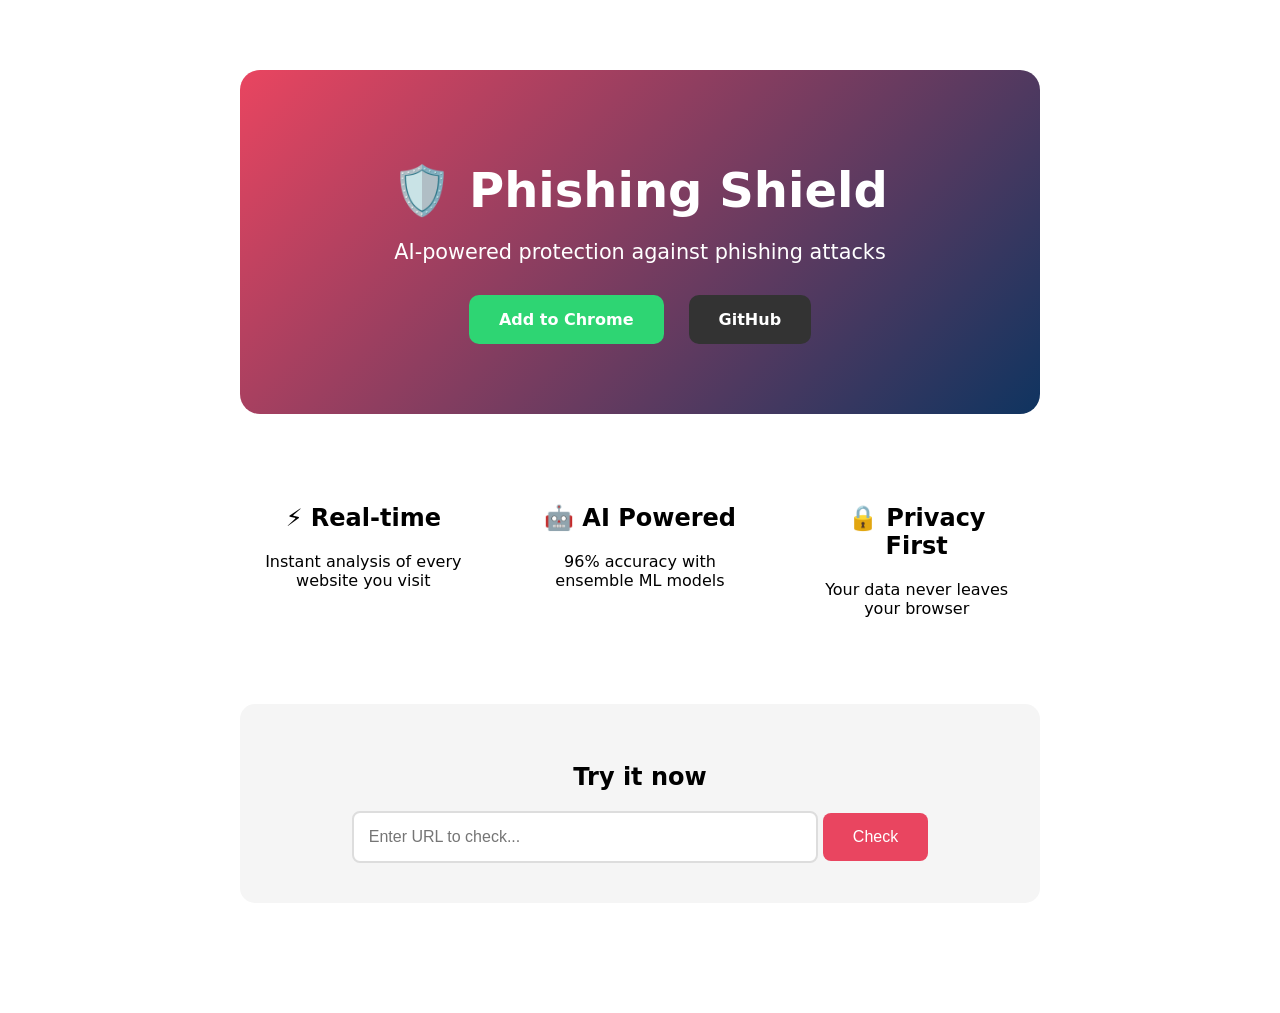
<file: index.html>
<!DOCTYPE html>
<html>
<head>
  <title>Phishing Shield - AI Protection</title>
  <style>
    body { font-family: system-ui; max-width: 800px; margin: 50px auto; padding: 20px; text-align: center; }
    .hero { background: linear-gradient(135deg, #e94560, #0f3460); color: white; padding: 60px 40px; border-radius: 20px; }
    h1 { font-size: 3rem; margin-bottom: 20px; }
    .btn { display: inline-block; padding: 15px 30px; background: #2ed573; color: white; text-decoration: none; border-radius: 10px; margin: 10px; font-weight: bold; }
    .features { display: grid; grid-template-columns: repeat(3, 1fr); gap: 30px; margin: 50px 0; }
    .feature { padding: 20px; }
    .demo { background: #f5f5f5; padding: 40px; border-radius: 15px; margin: 40px 0; }
    input { padding: 15px; width: 60%; font-size: 1rem; border-radius: 8px; border: 2px solid #ddd; }
    button { padding: 15px 30px; background: #e94560; color: white; border: none; border-radius: 8px; cursor: pointer; font-size: 1rem; }
    #result { margin-top: 20px; padding: 20px; border-radius: 10px; display: none; }
  </style>
</head>
<body>
  <div class="hero">
    <h1>🛡️ Phishing Shield</h1>
    <p style="font-size: 1.3rem;">AI-powered protection against phishing attacks</p>
    <a href="#" class="btn">Add to Chrome</a>
    <a href="https://github.com/aneela-ameen/phishing-shield" class="btn" style="background: #333;">GitHub</a>
  </div>
  
  <div class="features">
    <div class="feature">
      <h2>⚡ Real-time</h2>
      <p>Instant analysis of every website you visit</p>
    </div>
    <div class="feature">
      <h2>🤖 AI Powered</h2>
      <p>96% accuracy with ensemble ML models</p>
    </div>
    <div class="feature">
      <h2>🔒 Privacy First</h2>
      <p>Your data never leaves your browser</p>
    </div>
  </div>
  
  <div class="demo">
    <h2>Try it now</h2>
    <input type="text" id="url-input" placeholder="Enter URL to check...">
    <button onclick="checkUrl()">Check</button>
    <div id="result"></div>
  </div>
  
  <script>
    async function checkUrl() {
      const url = document.getElementById('url-input').value;
      const resultDiv = document.getElementById('result');
      
      resultDiv.style.display = 'block';
      resultDiv.innerHTML = 'Checking...';
      
      try {
        const response = await fetch('https://phishing-detector-api.onrender.com/check', {
          method: 'POST',
          headers: { 'Content-Type': 'application/json' },
          body: JSON.stringify({ url })
        });
        
        const data = await response.json();
        
        resultDiv.style.background = data.is_phishing ? '#ffebee' : '#e8f5e9';
        resultDiv.style.color = data.is_phishing ? '#c62828' : '#2e7d32';
        resultDiv.innerHTML = `
          <h3>${data.is_phishing ? '⚠️ PHISHING DETECTED' : '✅ SAFE'}</h3>
          <p>Confidence: ${(data.confidence * 100).toFixed(1)}%</p>
          <p>Risk Level: ${data.risk_level}</p>
        `;
      } catch (err) {
        resultDiv.innerHTML = 'Error: ' + err.message;
      }
    }
  </script>
</body>
</html>
</file>
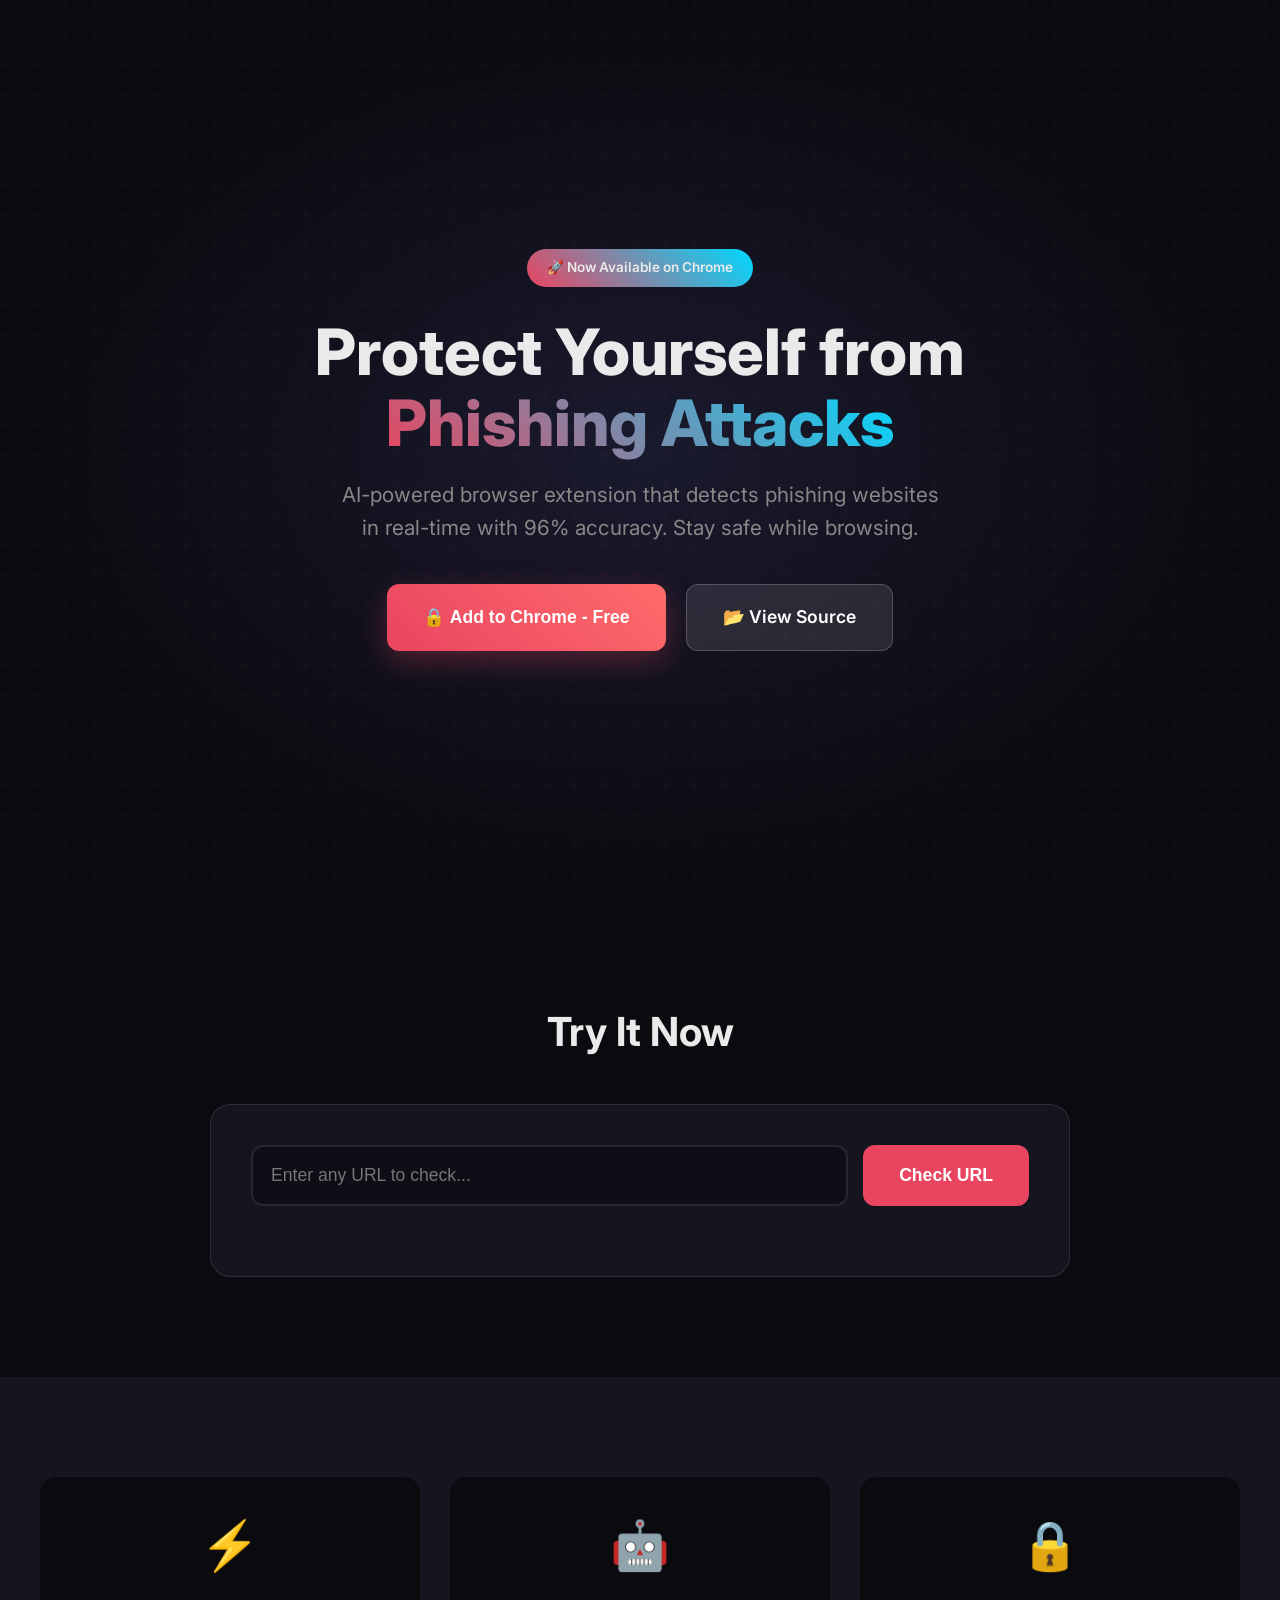
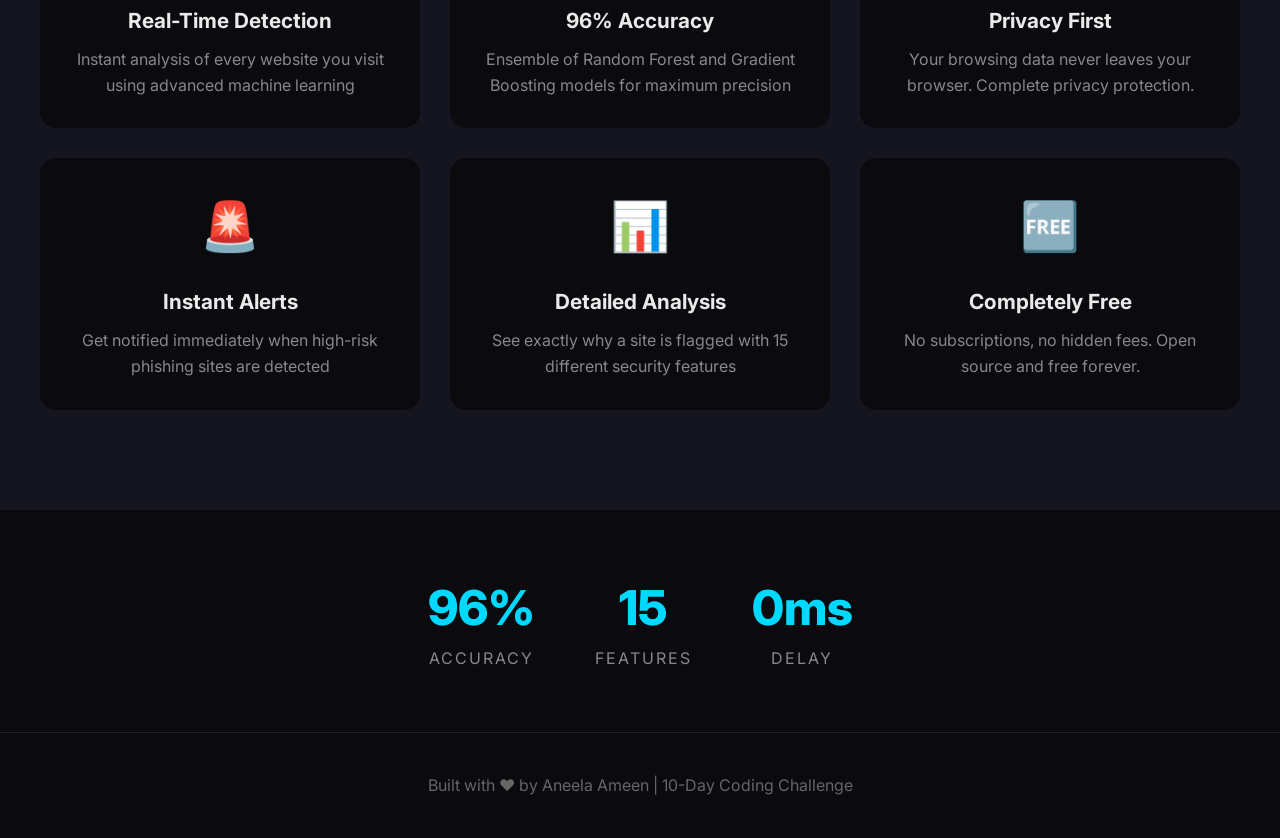
<file: landing/index.html>
<!DOCTYPE html>
<html lang="en">
<head>
  <meta charset="UTF-8">
  <meta name="viewport" content="width=device-width, initial-scale=1.0">
  <title>Phishing Shield - AI Protection</title>
  <link href="https://fonts.googleapis.com/css2?family=Inter:wght@400;600;700;800&display=swap" rel="stylesheet">
  <style>
    * { margin: 0; padding: 0; box-sizing: border-box; }
    
    :root {
      --primary: #e94560;
      --secondary: #00d9ff;
      --dark: #0a0a0f;
      --card: #151520;
    }
    
    body {
      font-family: 'Inter', sans-serif;
      background: var(--dark);
      color: #eaeaea;
      line-height: 1.6;
    }
    
    .hero {
      min-height: 100vh;
      display: flex;
      flex-direction: column;
      justify-content: center;
      align-items: center;
      text-align: center;
      padding: 40px 20px;
      background: radial-gradient(ellipse at center, #1a1a2e 0%, var(--dark) 70%);
      position: relative;
    }
    
    .hero::before {
      content: '';
      position: absolute;
      top: 0; left: 0; right: 0; bottom: 0;
      background: url("data:image/svg+xml,%3Csvg width='60' height='60' viewBox='0 0 60 60' xmlns='http://www.w3.org/2000/svg'%3E%3Cg fill='none' fill-rule='evenodd'%3E%3Cg fill='%23e94560' fill-opacity='0.03'%3E%3Cpath d='M36 34v-4h-2v4h-4v2h4v4h2v-4h4v-2h-4zm0-30V0h-2v4h-4v2h4v4h2V6h4V4h-4zM6 34v-4H4v4H0v2h4v4h2v-4h4v-2H6zM6 4V0H4v4H0v2h4v4h2V6h4V4H6z'/%3E%3C/g%3E%3C/g%3E%3C/svg%3E");
    }
    
    .hero-content { position: relative; z-index: 1; max-width: 800px; }
    
    .badge {
      display: inline-block;
      padding: 8px 20px;
      background: linear-gradient(45deg, var(--primary), var(--secondary));
      border-radius: 30px;
      font-size: 0.85rem;
      font-weight: 600;
      margin-bottom: 30px;
    }
    
    .hero h1 {
      font-size: 4rem;
      font-weight: 800;
      margin-bottom: 20px;
      line-height: 1.1;
    }
    
    .hero h1 span {
      background: linear-gradient(45deg, var(--primary), var(--secondary));
      -webkit-background-clip: text;
      -webkit-text-fill-color: transparent;
    }
    
    .hero p {
      font-size: 1.3rem;
      color: #888;
      margin-bottom: 40px;
      max-width: 600px;
      margin-left: auto;
      margin-right: auto;
    }
    
    .cta-buttons {
      display: flex;
      gap: 20px;
      justify-content: center;
      flex-wrap: wrap;
    }
    
    .btn {
      padding: 18px 36px;
      border-radius: 12px;
      font-size: 1.1rem;
      font-weight: 600;
      text-decoration: none;
      transition: all 0.3s;
      display: inline-flex;
      align-items: center;
      gap: 10px;
      border: none;
      cursor: pointer;
    }
    
    .btn-primary {
      background: linear-gradient(45deg, var(--primary), #ff6b6b);
      color: white;
      box-shadow: 0 10px 30px rgba(233, 69, 96, 0.3);
    }
    
    .btn-primary:hover {
      transform: translateY(-3px);
      box-shadow: 0 15px 40px rgba(233, 69, 96, 0.4);
    }
    
    .btn-secondary {
      background: rgba(255,255,255,0.1);
      color: white;
      border: 1px solid rgba(255,255,255,0.2);
    }
    
    .demo {
      padding: 100px 20px;
      max-width: 900px;
      margin: 0 auto;
    }
    
    .demo h2 {
      text-align: center;
      font-size: 2.5rem;
      margin-bottom: 40px;
    }
    
    .demo-box {
      background: var(--card);
      border-radius: 20px;
      padding: 40px;
      border: 1px solid rgba(255,255,255,0.1);
    }
    
    .url-input {
      display: flex;
      gap: 15px;
      margin-bottom: 30px;
    }
    
    .url-input input {
      flex: 1;
      padding: 18px;
      background: rgba(0,0,0,0.3);
      border: 2px solid rgba(255,255,255,0.1);
      border-radius: 12px;
      color: white;
      font-size: 1.1rem;
    }
    
    .url-input input:focus {
      outline: none;
      border-color: var(--secondary);
    }
    
    .url-input button {
      padding: 18px 36px;
      background: var(--primary);
      color: white;
      border: none;
      border-radius: 12px;
      font-size: 1.1rem;
      font-weight: 600;
      cursor: pointer;
    }
    
    #demo-result {
      display: none;
      padding: 30px;
      border-radius: 12px;
      text-align: center;
    }
    
    .result-safe {
      background: rgba(46, 213, 115, 0.1);
      border: 2px solid #2ed573;
    }
    
    .result-danger {
      background: rgba(233, 69, 96, 0.1);
      border: 2px solid #e94560;
    }
    
    .features {
      padding: 100px 20px;
      background: var(--card);
    }
    
    .features-grid {
      display: grid;
      grid-template-columns: repeat(auto-fit, minmax(300px, 1fr));
      gap: 30px;
      max-width: 1200px;
      margin: 0 auto;
    }
    
    .feature-card {
      background: var(--dark);
      padding: 30px;
      border-radius: 16px;
      text-align: center;
    }
    
    .feature-icon {
      font-size: 3rem;
      margin-bottom: 20px;
    }
    
    .feature-card h3 {
      font-size: 1.3rem;
      margin-bottom: 10px;
    }
    
    .feature-card p {
      color: #888;
    }
    
    .stats {
      display: flex;
      justify-content: center;
      gap: 60px;
      padding: 60px 20px;
      flex-wrap: wrap;
    }
    
    .stat {
      text-align: center;
    }
    
    .stat-value {
      font-size: 3rem;
      font-weight: 800;
      color: var(--secondary);
    }
    
    .stat-label {
      color: #888;
      text-transform: uppercase;
      letter-spacing: 2px;
    }
    
    footer {
      text-align: center;
      padding: 40px;
      border-top: 1px solid rgba(255,255,255,0.1);
      color: #666;
    }
    
    @media (max-width: 768px) {
      .hero h1 { font-size: 2.5rem; }
      .url-input { flex-direction: column; }
    }
  </style>
</head>
<body>
  <section class="hero">
    <div class="hero-content">
      <div class="badge">🚀 Now Available on Chrome</div>
      <h1>Protect Yourself from <span>Phishing Attacks</span></h1>
      <p>AI-powered browser extension that detects phishing websites in real-time with 96% accuracy. Stay safe while browsing.</p>
      <div class="cta-buttons">
        <button class="btn btn-primary" onclick="alert('Available on Chrome Web Store soon!')">🔒 Add to Chrome - Free</button>
        <a href="https://github.com/aneela-ameen/phishing-shield" class="btn btn-secondary">📂 View Source</a>
      </div>
    </div>
  </section>
  
  <section class="demo">
    <h2>Try It Now</h2>
    <div class="demo-box">
      <div class="url-input">
        <input type="text" id="url-input" placeholder="Enter any URL to check...">
        <button onclick="checkUrl()">Check URL</button>
      </div>
      <div id="demo-result"></div>
    </div>
  </section>
  
  <section class="features">
    <div class="features-grid">
      <div class="feature-card">
        <div class="feature-icon">⚡</div>
        <h3>Real-Time Detection</h3>
        <p>Instant analysis of every website you visit using advanced machine learning</p>
      </div>
      <div class="feature-card">
        <div class="feature-icon">🤖</div>
        <h3>96% Accuracy</h3>
        <p>Ensemble of Random Forest and Gradient Boosting models for maximum precision</p>
      </div>
      <div class="feature-card">
        <div class="feature-icon">🔒</div>
        <h3>Privacy First</h3>
        <p>Your browsing data never leaves your browser. Complete privacy protection.</p>
      </div>
      <div class="feature-card">
        <div class="feature-icon">🚨</div>
        <h3>Instant Alerts</h3>
        <p>Get notified immediately when high-risk phishing sites are detected</p>
      </div>
      <div class="feature-card">
        <div class="feature-icon">📊</div>
        <h3>Detailed Analysis</h3>
        <p>See exactly why a site is flagged with 15 different security features</p>
      </div>
      <div class="feature-card">
        <div class="feature-icon">🆓</div>
        <h3>Completely Free</h3>
        <p>No subscriptions, no hidden fees. Open source and free forever.</p>
      </div>
    </div>
  </section>
  
  <div class="stats">
    <div class="stat">
      <div class="stat-value">96%</div>
      <div class="stat-label">Accuracy</div>
    </div>
    <div class="stat">
      <div class="stat-value">15</div>
      <div class="stat-label">Features</div>
    </div>
    <div class="stat">
      <div class="stat-value">0ms</div>
      <div class="stat-label">Delay</div>
    </div>
  </div>
  
  <footer>
    <p>Built with ❤️ by Aneela Ameen | 10-Day Coding Challenge</p>
  </footer>
  
  <script>
    async function checkUrl() {
      const input = document.getElementById('url-input');
      const resultDiv = document.getElementById('demo-result');
      const url = input.value.trim();
      
      if (!url) {
        alert('Please enter a URL');
        return;
      }
      
      resultDiv.style.display = 'block';
      resultDiv.innerHTML = '<p>🔍 Analyzing...</p>';
      resultDiv.className = '';
      
      try {
        const apiUrl = 'http://localhost:5001/check';
        const response = await fetch(apiUrl, {
          method: 'POST',
          headers: { 'Content-Type': 'application/json' },
          body: JSON.stringify({ url })
        });
        
        const data = await response.json();
        
        const isSafe = !data.is_phishing;
        resultDiv.className = isSafe ? 'result-safe' : 'result-danger';
        
        resultDiv.innerHTML = `
          <div style="font-size: 4rem; margin-bottom: 15px;">
            ${isSafe ? '✅' : '🚨'}
          </div>
          <h3 style="font-size: 1.5rem; margin-bottom: 10px;">
            ${isSafe ? 'SAFE WEBSITE' : 'PHISHING DETECTED'}
          </h3>
          <p style="font-size: 1.1rem; margin-bottom: 15px;">
            Confidence: ${(data.confidence * 100).toFixed(1)}%
          </p>
          <p style="color: ${isSafe ? '#2ed573' : '#ff6b6b'};">
            ${data.reasons[0]}
          </p>
        `;
      } catch (err) {
        resultDiv.innerHTML = `<p style="color: #ff6b6b;">Error: ${err.message}</p><p style="color: #888; font-size: 0.9rem;">Make sure API server is running on localhost:5001</p>`;
      }
    }
    
    // Enter key support
    document.getElementById('url-input').addEventListener('keypress', (e) => {
      if (e.key === 'Enter') checkUrl();
    });
  </script>
</body>
</html>
</file>
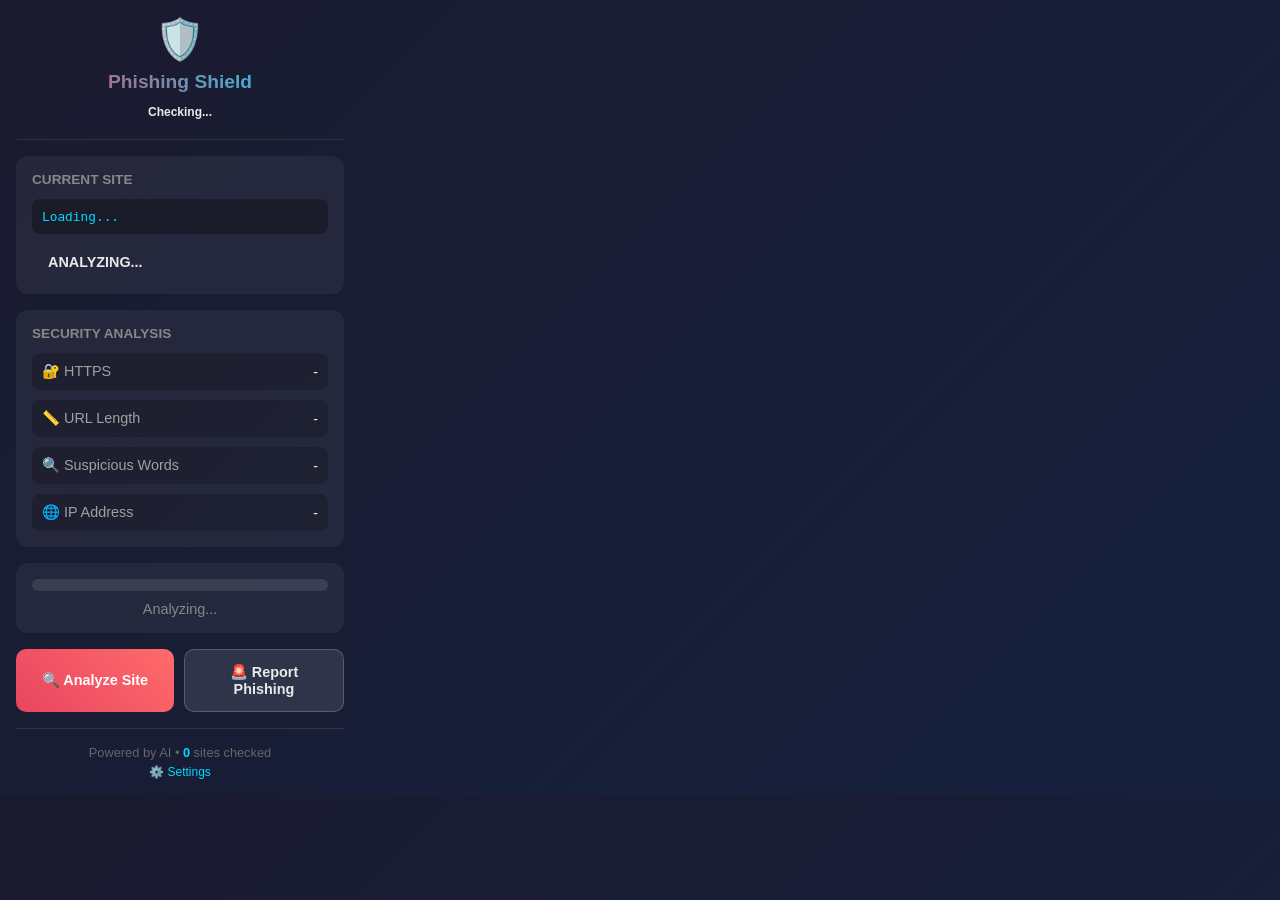
<file: extension/popup.html>
<!DOCTYPE html>
<html lang="en">
<head>
  <meta charset="UTF-8">
  <meta name="viewport" content="width=device-width, initial-scale=1.0">
  <title>Phishing Shield</title>
  <link rel="stylesheet" href="popup.css">
</head>
<body>
  <div class="container">
    <header class="header">
      <div class="logo">🛡️</div>
      <h1>Phishing Shield</h1>
      <div class="status" id="api-status">Checking...</div>
    </header>

    <section class="site-info">
      <h3>Current Site</h3>
      <div class="url-box" id="current-url">Loading...</div>
      <div class="risk-badge" id="risk-badge">Analyzing...</div>
    </section>

    <section class="analysis">
      <h3>Security Analysis</h3>
      <div class="feature-list" id="feature-list">
        <div class="feature-item">
          <span>🔐 HTTPS</span>
          <span id="feat-https">-</span>
        </div>
        <div class="feature-item">
          <span>📏 URL Length</span>
          <span id="feat-length">-</span>
        </div>
        <div class="feature-item">
          <span>🔍 Suspicious Words</span>
          <span id="feat-suspicious">-</span>
        </div>
        <div class="feature-item">
          <span>🌐 IP Address</span>
          <span id="feat-ip">-</span>
        </div>
      </div>
    </section>

    <section class="result-section" id="result-section">
      <div class="confidence-bar">
        <div class="confidence-fill" id="confidence-fill"></div>
      </div>
      <p class="confidence-text" id="confidence-text">Analyzing...</p>
    </section>

    <div class="actions">
      <button id="check-btn" class="btn btn-primary">🔍 Analyze Site</button>
      <button id="report-btn" class="btn btn-secondary">🚨 Report Phishing</button>
    </div>

    <footer class="footer">
      <p>Powered by AI • <span id="request-count">0</span> sites checked</p>
      <p style="margin-top: 5px; font-size: 0.75rem;"><a href="settings.html" style="color: #00d9ff; text-decoration: none;">⚙️ Settings</a></p>
    </footer>
  </div>

  <script src="popup.js"></script>
</body>
</html>
</file>
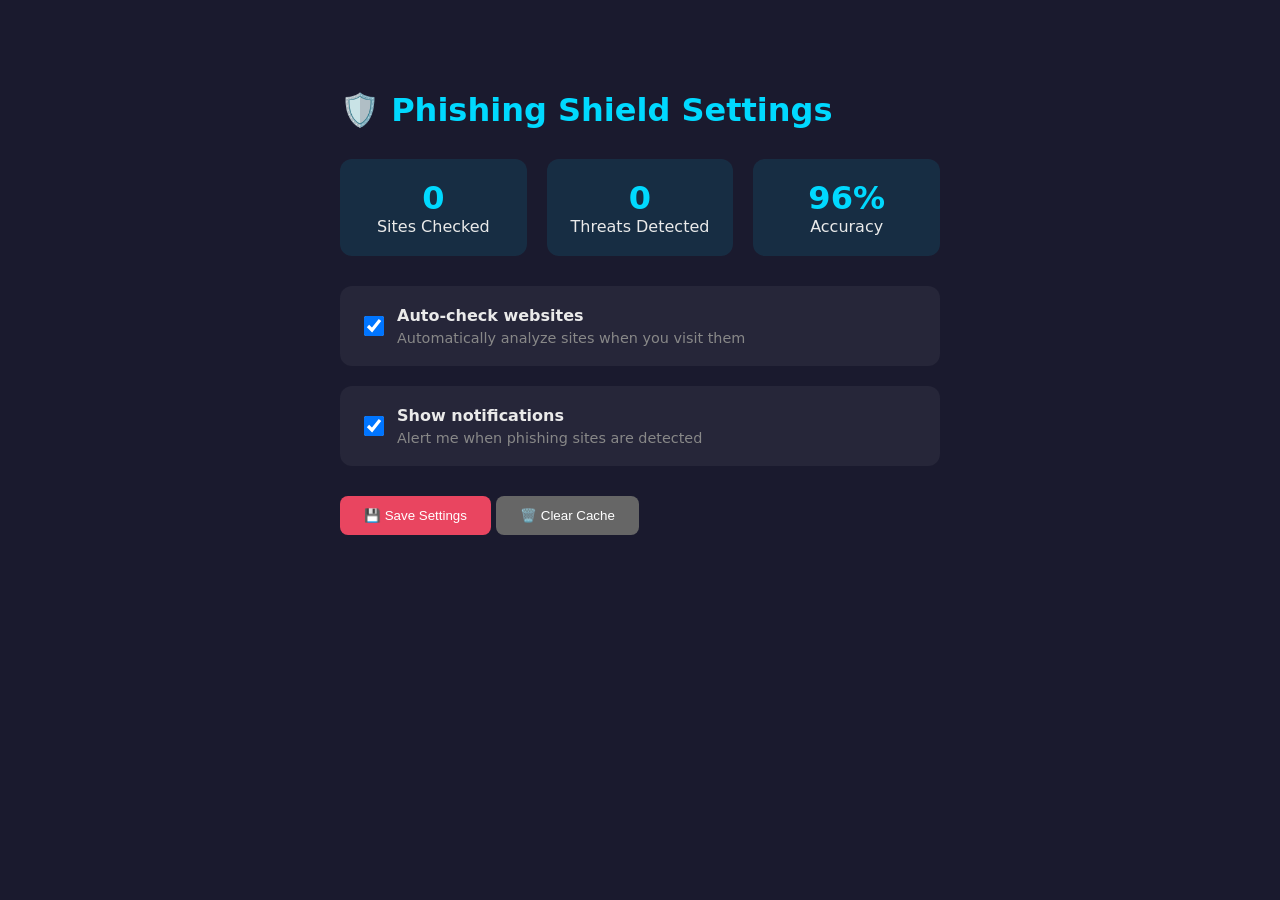
<file: extension/settings.html>
<!DOCTYPE html>
<html>
<head>
  <meta charset="UTF-8">
  <title>Phishing Shield Settings</title>
  <style>
    body {
      font-family: system-ui;
      max-width: 600px;
      margin: 50px auto;
      padding: 20px;
      background: #1a1a2e;
      color: #eaeaea;
    }
    h1 { color: #00d9ff; }
    .setting {
      background: rgba(255,255,255,0.05);
      padding: 20px;
      border-radius: 12px;
      margin: 20px 0;
    }
    label {
      display: flex;
      align-items: center;
      gap: 10px;
      cursor: pointer;
    }
    input[type="checkbox"] {
      width: 20px;
      height: 20px;
    }
    .stats {
      display: grid;
      grid-template-columns: repeat(3, 1fr);
      gap: 20px;
      margin: 30px 0;
    }
    .stat-box {
      background: rgba(0,217,255,0.1);
      padding: 20px;
      border-radius: 12px;
      text-align: center;
    }
    .stat-value {
      font-size: 2rem;
      font-weight: bold;
      color: #00d9ff;
    }
    button {
      padding: 12px 24px;
      background: #e94560;
      color: white;
      border: none;
      border-radius: 8px;
      cursor: pointer;
      margin-top: 10px;
    }
    button:hover {
      background: #ff6b6b;
    }
  </style>
</head>
<body>
  <h1>🛡️ Phishing Shield Settings</h1>
  
  <div class="stats">
    <div class="stat-box">
      <div class="stat-value" id="check-count">0</div>
      <div>Sites Checked</div>
    </div>
    <div class="stat-box">
      <div class="stat-value" id="block-count">0</div>
      <div>Threats Detected</div>
    </div>
    <div class="stat-box">
      <div class="stat-value">96%</div>
      <div>Accuracy</div>
    </div>
  </div>
  
  <div class="setting">
    <label>
      <input type="checkbox" id="auto-check" checked>
      <div>
        <strong>Auto-check websites</strong>
        <p style="margin: 5px 0 0; color: #888; font-size: 0.9rem;">
          Automatically analyze sites when you visit them
        </p>
      </div>
    </label>
  </div>
  
  <div class="setting">
    <label>
      <input type="checkbox" id="notifications" checked>
      <div>
        <strong>Show notifications</strong>
        <p style="margin: 5px 0 0; color: #888; font-size: 0.9rem;">
          Alert me when phishing sites are detected
        </p>
      </div>
    </label>
  </div>
  
  <button onclick="saveSettings()">💾 Save Settings</button>
  <button onclick="clearCache()" style="background: #666;">🗑️ Clear Cache</button>
  
  <script>
    // Load settings
    chrome.storage.local.get(['checkCount', 'blockedCount', 'settings'], (data) => {
      document.getElementById('check-count').textContent = data.checkCount || 0;
      document.getElementById('block-count').textContent = data.blockedCount || 0;
      
      const settings = data.settings || {};
      document.getElementById('auto-check').checked = settings.autoCheck !== false;
      document.getElementById('notifications').checked = settings.showNotifications !== false;
    });
    
    function saveSettings() {
      const settings = {
        autoCheck: document.getElementById('auto-check').checked,
        showNotifications: document.getElementById('notifications').checked
      };
      
      chrome.storage.local.set({ settings }, () => {
        alert('⚙️ Settings saved!');
      });
    }
    
    function clearCache() {
      if (confirm('Clear all cached data?')) {
        chrome.storage.local.remove(['checkCount', 'blockedCount'], () => {
          location.reload();
        });
      }
    }
  </script>
</body>
</html>
</file>
<file: extension/popup.css>
* {
  margin: 0;
  padding: 0;
  box-sizing: border-box;
}

body {
  width: 360px;
  font-family: -apple-system, BlinkMacSystemFont, 'Segoe UI', Roboto, sans-serif;
  background: linear-gradient(135deg, #1a1a2e 0%, #16213e 100%);
  color: #eaeaea;
}

.container {
  padding: 16px;
}

/* Header */
.header {
  text-align: center;
  padding-bottom: 16px;
  border-bottom: 1px solid rgba(255, 255, 255, 0.1);
  margin-bottom: 16px;
}

.logo {
  font-size: 2.5rem;
  margin-bottom: 8px;
}

.header h1 {
  font-size: 1.2rem;
  margin-bottom: 8px;
  background: linear-gradient(45deg, #e94560, #00d9ff);
  -webkit-background-clip: text;
  -webkit-text-fill-color: transparent;
}

.status {
  display: inline-block;
  padding: 4px 12px;
  border-radius: 12px;
  font-size: 0.75rem;
  font-weight: 600;
}

.status.online {
  background: #00d9ff;
  color: #1a1a2e;
}

.status.offline {
  background: #ff6b6b;
  color: white;
}

/* Site Info */
.site-info {
  background: rgba(255, 255, 255, 0.05);
  padding: 16px;
  border-radius: 12px;
  margin-bottom: 16px;
}

.site-info h3 {
  font-size: 0.85rem;
  color: #888;
  text-transform: uppercase;
  margin-bottom: 12px;
}

.url-box {
  background: rgba(0, 0, 0, 0.3);
  padding: 10px;
  border-radius: 8px;
  font-size: 0.8rem;
  color: #00d9ff;
  word-break: break-all;
  margin-bottom: 12px;
  font-family: monospace;
}

.risk-badge {
  display: inline-block;
  padding: 8px 16px;
  border-radius: 20px;
  font-size: 0.9rem;
  font-weight: 700;
  text-transform: uppercase;
}

.risk-safe {
  background: rgba(46, 213, 115, 0.2);
  color: #2ed573;
  border: 1px solid #2ed573;
}

.risk-low {
  background: rgba(0, 217, 255, 0.2);
  color: #00d9ff;
  border: 1px solid #00d9ff;
}

.risk-medium {
  background: rgba(255, 193, 7, 0.2);
  color: #ffc107;
  border: 1px solid #ffc107;
}

.risk-high {
  background: rgba(255, 107, 107, 0.2);
  color: #ff6b6b;
  border: 1px solid #ff6b6b;
}

.risk-critical {
  background: rgba(233, 69, 96, 0.2);
  color: #e94560;
  border: 1px solid #e94560;
}

/* Analysis Section */
.analysis {
  background: rgba(255, 255, 255, 0.05);
  padding: 16px;
  border-radius: 12px;
  margin-bottom: 16px;
}

.analysis h3 {
  font-size: 0.85rem;
  color: #888;
  text-transform: uppercase;
  margin-bottom: 12px;
}

.feature-list {
  display: flex;
  flex-direction: column;
  gap: 10px;
}

.feature-item {
  display: flex;
  justify-content: space-between;
  align-items: center;
  padding: 10px;
  background: rgba(0, 0, 0, 0.2);
  border-radius: 8px;
  font-size: 0.9rem;
}

.feature-item span:first-child {
  color: #a0a0a0;
}

.feature-value {
  font-weight: 600;
}

.feature-safe { color: #2ed573; }
.feature-warning { color: #ffc107; }
.feature-danger { color: #ff6b6b; }

/* Result Section */
.result-section {
  background: rgba(255, 255, 255, 0.05);
  padding: 16px;
  border-radius: 12px;
  margin-bottom: 16px;
  text-align: center;
}

.confidence-bar {
  width: 100%;
  height: 12px;
  background: rgba(255, 255, 255, 0.1);
  border-radius: 6px;
  overflow: hidden;
  margin-bottom: 10px;
}

.confidence-fill {
  height: 100%;
  background: linear-gradient(90deg, #2ed573, #ffc107, #e94560);
  width: 0%;
  transition: width 0.5s ease;
}

.confidence-text {
  font-size: 0.9rem;
  color: #888;
}

/* Buttons */
.actions {
  display: flex;
  gap: 10px;
  margin-bottom: 16px;
}

.btn {
  flex: 1;
  padding: 14px;
  border: none;
  border-radius: 10px;
  font-size: 0.9rem;
  font-weight: 600;
  cursor: pointer;
  transition: all 0.3s;
}

.btn-primary {
  background: linear-gradient(45deg, #e94560, #ff6b6b);
  color: white;
}

.btn-primary:hover {
  transform: translateY(-2px);
  box-shadow: 0 5px 15px rgba(233, 69, 96, 0.3);
}

.btn-secondary {
  background: rgba(255, 255, 255, 0.1);
  color: #eaeaea;
  border: 1px solid rgba(255, 255, 255, 0.2);
}

.btn-secondary:hover {
  background: rgba(255, 255, 255, 0.15);
}

/* Footer */
.footer {
  text-align: center;
  padding-top: 16px;
  border-top: 1px solid rgba(255, 255, 255, 0.1);
}

.footer p {
  font-size: 0.8rem;
  color: #666;
}

.footer span {
  color: #00d9ff;
  font-weight: 600;
}

/* Loading Animation */
.loading {
  display: inline-block;
  width: 20px;
  height: 20px;
  border: 3px solid rgba(255, 255, 255, 0.1);
  border-top-color: #00d9ff;
  border-radius: 50%;
  animation: spin 1s linear infinite;
}

@keyframes spin {
  to { transform: rotate(360deg); }
}
</file>
